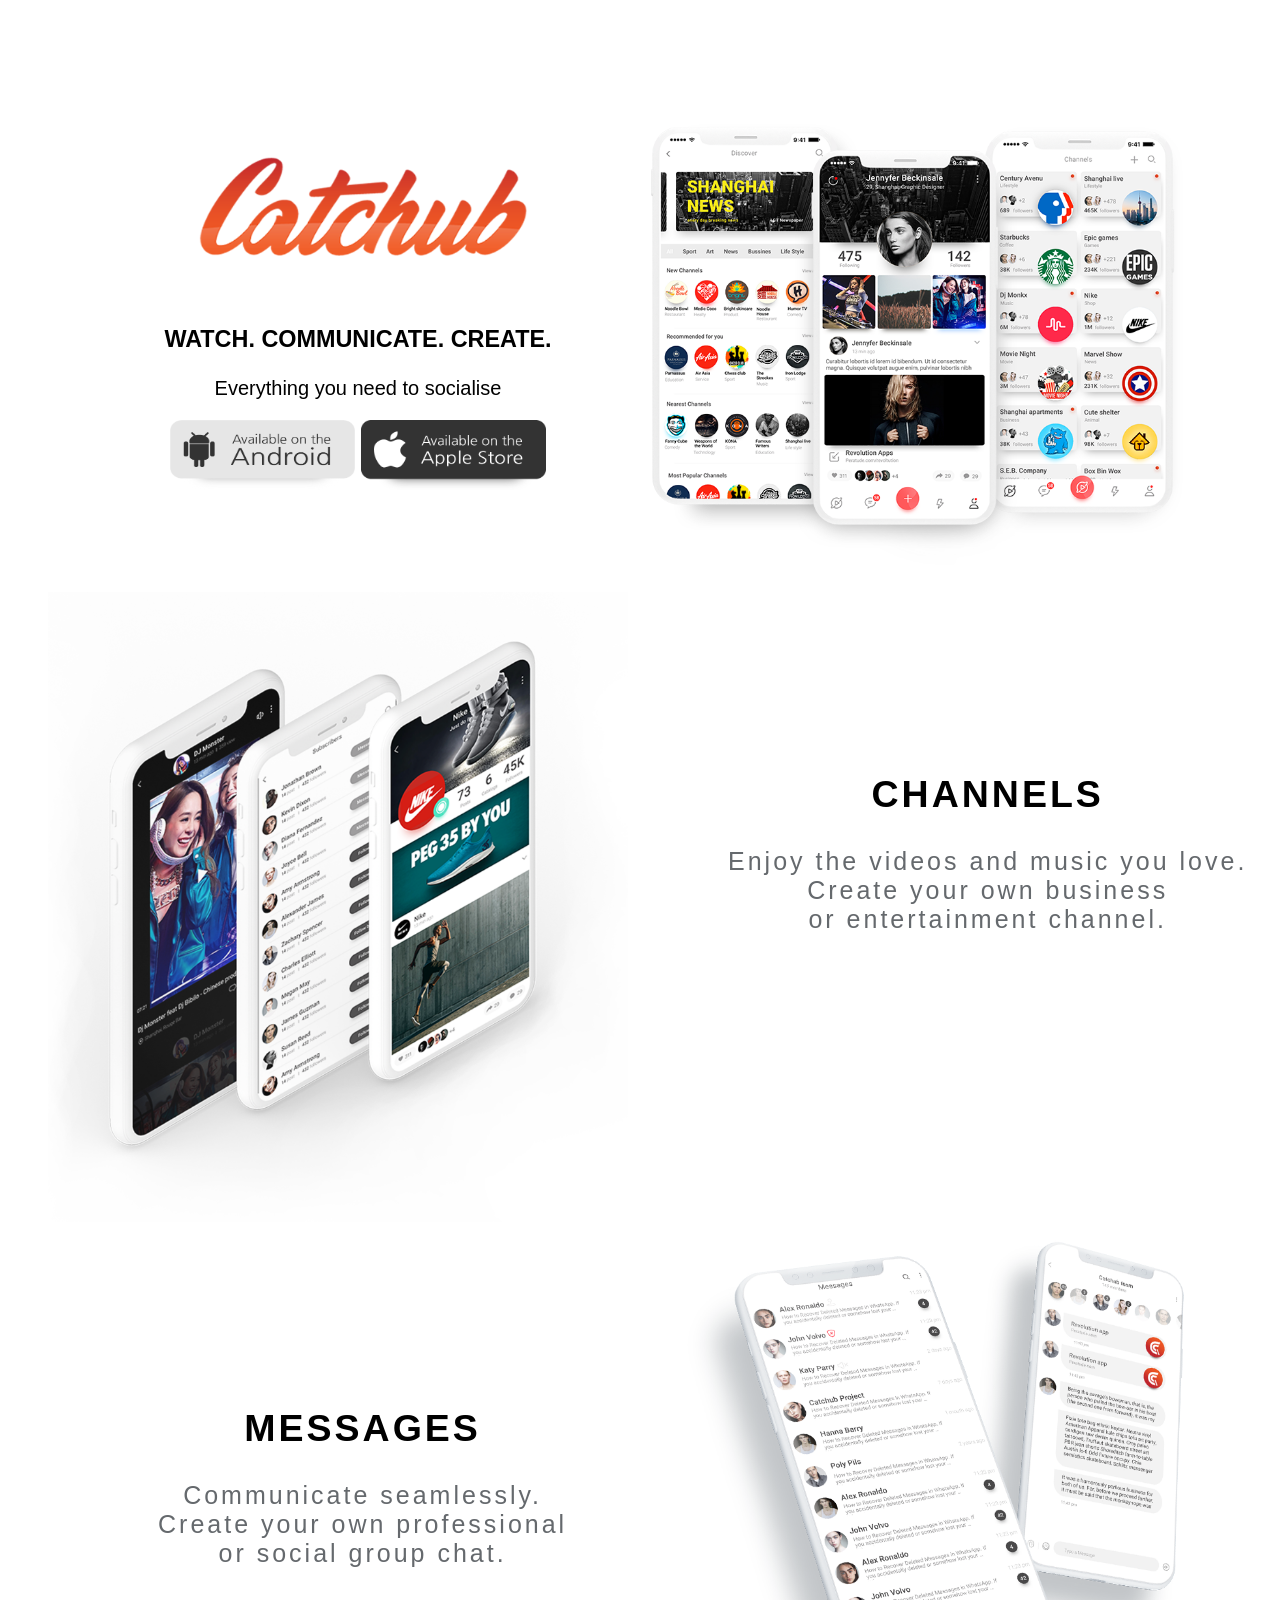
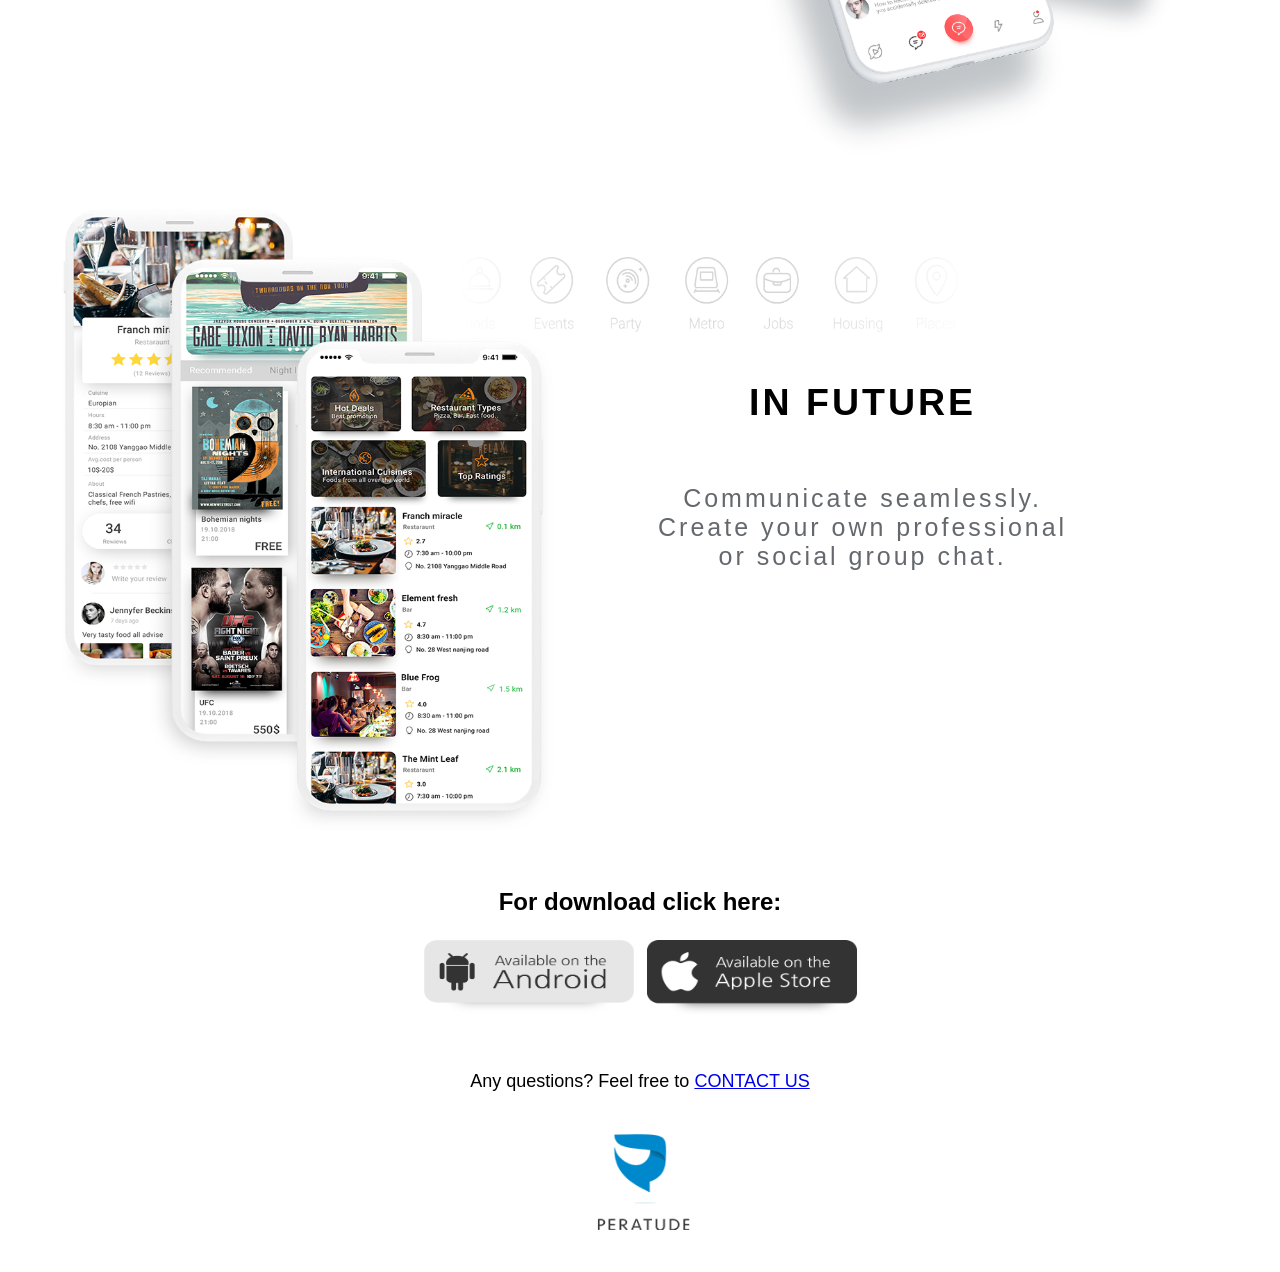
<file: Catchub/task2.html>
<!DOCTYPE html>
<html lang="en">
<head>
<meta charset="UTF-8">
<title>Catchub - App Landing Page</title>

<style>
*{
    font-family: Arial;
}
p1{
    color: rgb(101, 105, 109);
}
                      /* section 1 style */
.S1{
    display: flex;
}
.S11{
    text-align: center;
    font-size: 20px;
    padding-top: 120px;
    padding-left: 150px;
}
.S12{
    padding-top: 80px;
    padding-left: 50px;
}
                      /* section 2 style */
.S2{
    display: flex;
}
.S21{
    text-align: center;
    padding-left: 40px;
}

.S22{
     letter-spacing: 3px;
    margin: 0;
    text-align: center;
    padding-top: 150px;
    padding-left: 100px;
    font-size: 25px;
}
                      /* section 3 style */
.S3{
    display: flex;
}
.S31{
     letter-spacing: 3px;
    text-align: center;
    padding-left: 150px;
    font-size: 25px;
    padding-top: 150px;
}
.S32{
     padding-left: 120px;
}
                      /* section 4 style */
.S4{
    display: flex;
}
.S41{
    flex: 1;
    position: relative;
}

.vimage{
    position: absolute;
    top: 97px;
    left: 450px;
}

.S42{
    position: absolute;
    text-align: center;
     padding-top: 190px;
     padding-left: 650px;
     font-size: 25px;
     flex: 1; 
     letter-spacing: 3px;
}
                              /* footer */
footer{
    text-align: center;
}
.stores{
     display: flex;
     gap: 40px;
     justify-content: center;
}
footer .stores{
    display: flex;
    column-gap: 13px;
}
</style>
</head>

<body>

    <!-- SECTION-- 1 -->
    <section class="S1">
            <div class="S11">
               <img src="logo.png" width="400" height="170">
               <h3 class="tagline">WATCH. COMMUNICATE. CREATE.</h3>
               <p class="subtitle">Everything you need to socialise</p>
               <img src="play_store.png" width="185" height="70">
               <img src="app_store.png" width="185" height="70">
            </div>
            <div class="S12">
              <img src="top_screens.png" width="600" height="500">
            </div>
    </section>


     <!-- SECTION-- 2 -->
    <section class="S2">

        <div class="S21">
         <img src="sec_screens.png" width="580" height="630">    
        </div>

        <div class="S22">
            <h2>CHANNELS</h2>
            <p1>Enjoy the videos and music you love.<br>
               Create your own business<br>
               or entertainment channel.</p1>
        </div>

    </section>


     <!-- SECTION-- 3 -->
    <section class="S3">

        <div class="S31">
            <h2>MESSAGES</h2>
            <p1>Communicate seamlessly.<br>
            Create your own professional<br>
            or social group chat.</p1>
           
        </div>
        <div class="S32">
            <img src="thhh_screens.png" width="500" height="530">    

        </div>

    </section>


    <!-- SECTION 4 -->
    <section class="S4">

        <div class="S41">

            <div class="vimage">
                <img src="vectors.png" width="500" height="75"><br>
            </div> 
            <img src="for_screens.png" width="600" height="700">   
        </div>
               
        <div class="S42">
                <h2>IN FUTURE</h2><br>
                <p1>Communicate seamlessly.<br>
                Create your own professional<br>
                or social group chat.</p1>
            
        </div>
    </section>

    
    <!-- FOOTER -->
    <footer>
        <h3 style="font-size:x-large;">For download click here:</h3>

        <div class="stores">
            <img src="play_store.png" width="210" height="75">
            <img src="app_store.png" width="210" height="75">
        </div>


         <p class="contact" style="font-size: large; padding-top: 3%;">
            Any questions? Feel free to
            <a href="mailto:info@example.com">CONTACT US</a>
         </p>
       <img src="peratude.png" width="150" height="150">
    </footer>
</body>
</html>
</file>
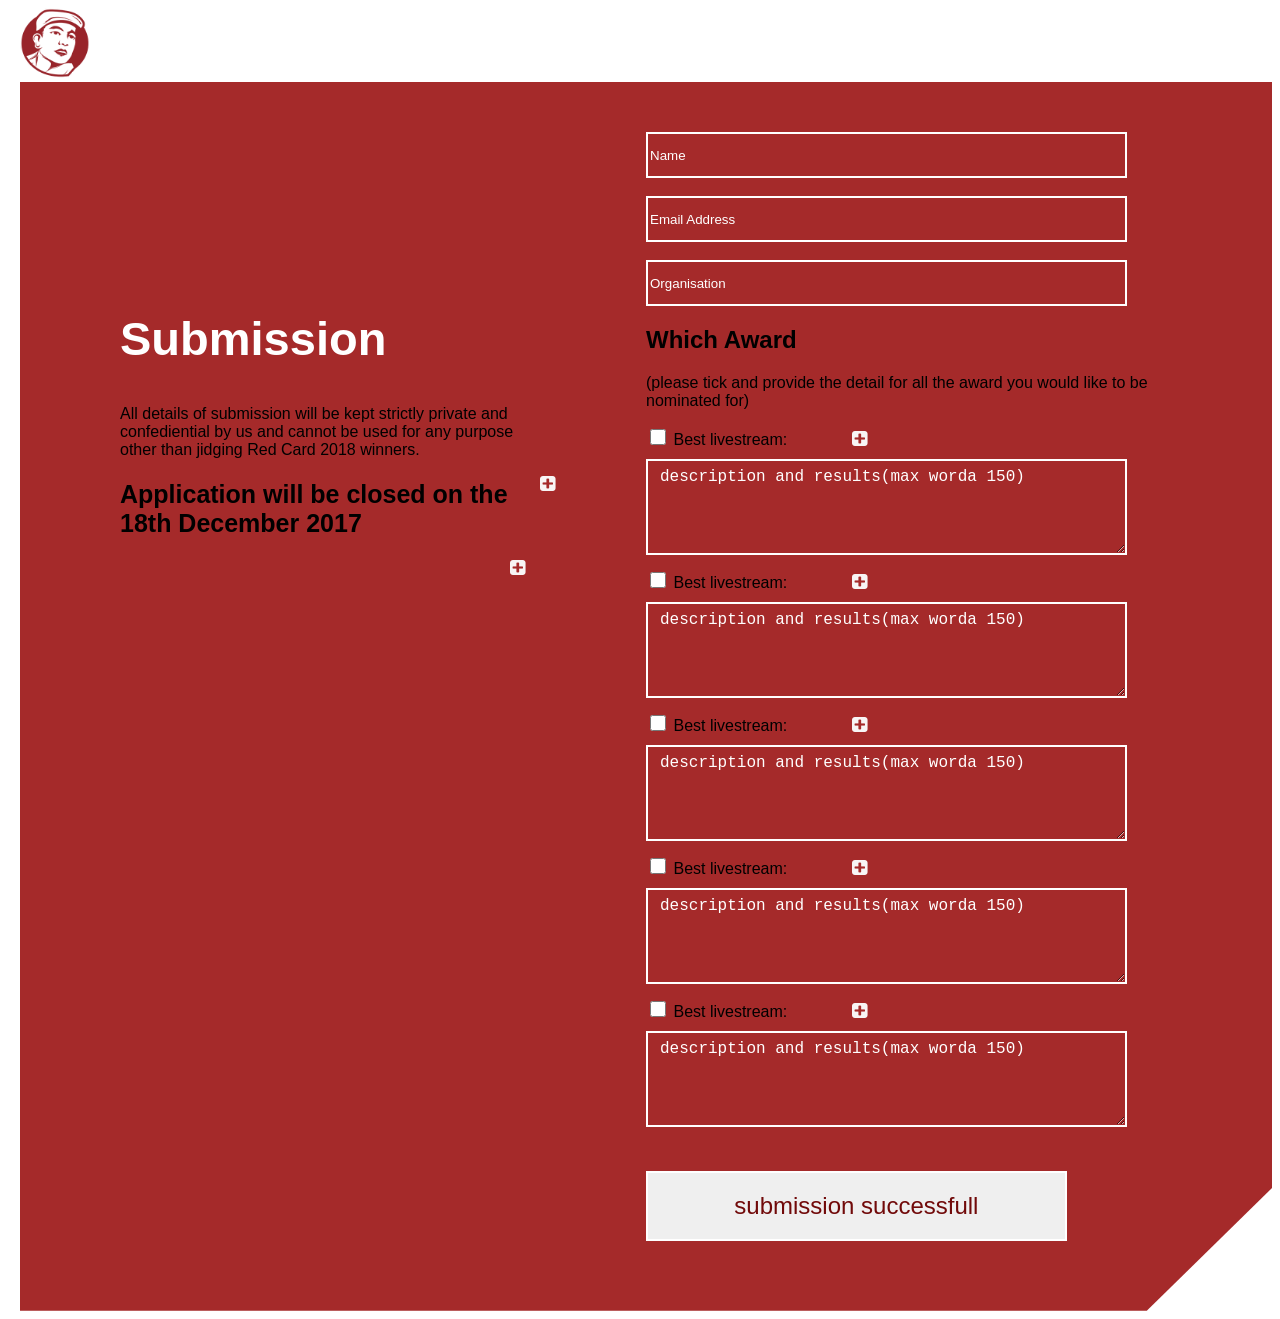
<file: task3-Submission-form/task3.html>
<!DOCTYPE html>
<html>
    <head>
      <meta charset="UTF-8">
      <meta name="viewport" content="width=device-width, initial-scale=1.0">
      <link rel="stylesheet" 
      href="https://cdnjs.cloudflare.com/ajax/libs/font-awesome/4.7.0/css/font-awesome.min.css">
      <title>submission Form</title>
      <link rel="stylesheet" href="styletask3.css">
    </head>


    
    <body style="margin-left: 20px">
        <header>
          <img src="logo.png" alt="logo of page" width="70" height="70">
        </header>
        <main>
            <section class="leftside">
                    <h1 style="color: rgb(255, 255, 255);font-size: 47px; font-weight: 800;">Submission
                    </h1>
                    <p style="display:flex; align-items:center;">All details of submission will be kept strictly private and<br>
                        confediential by us and cannot be used for any purpose<br>
                        other than jidging Red Card 2018 winners.
                    </p>
                    <div class="box1">
                        <i class="fa fa-plus-square" style="padding-left:420px; font-size:18px; color:rgb(248, 245, 245) ">
                        </i>
                    </div>
                    
                    <h2 style="font-size:25px;"> Application will be closed on the <br>
                         18th December 2017
                    </h2>
                    <div class="box1">
                        <i class="fa fa-plus-square" style="padding-left:390px; font-size:18px; color:rgb(248, 245, 245) ">
                        </i>
                    </div>

            </section>
            <form style="padding-top: 50px;" class="rightside">
                    <div class="biodata">
                      <input type="text" placeholder="Name"><br>
                      <input type="email" placeholder="Email Address"><br>
                      <input type="text" placeholder="Organisation">
                    </div>
                   <h2>Which Award</h2>
                   <p>(please tick and provide the detail for all the award you would like to be nominated for)</p>

                    <div class="rightbottom">
                        <div style="padding-bottom: 10px;" class="Awardsdata">
                        <input type="checkbox">
                        <label  >Best livestream:</label> 
                         
                        <i class="fa fa-plus-square" style="padding-left: 60px;font-size:18px; color:rgb(248, 245, 245) "></i>
                        </div>
                          <textarea style="font-size:17px;width:90%;background-color:transparent;" placeholder="description and results(max worda 150)"></textarea>
                        </div>
                    </div>


                                        <div class="rightbottom">
                        <div style="padding-bottom: 10px;" class="Awardsdata">
                        <input type="checkbox">
                        <label  >Best livestream:</label> 
                         
                        <i class="fa fa-plus-square" style="padding-left: 60px;font-size:18px; color:rgb(248, 245, 245) "></i>
                        </div>
                          <textarea style="font-size:17px;width:90%;background-color:transparent;" placeholder="description and results(max worda 150)"></textarea>
                        </div>
                    </div>


                                        <div class="rightbottom">
                        <div style="padding-bottom: 10px;" class="Awardsdata">
                        <input type="checkbox">
                        <label  >Best livestream:</label> 
                         
                        <i class="fa fa-plus-square" style="padding-left: 60px;font-size:18px; color:rgb(248, 245, 245) "></i>
                        </div>
                          <textarea style="font-size:17px;width:90%;background-color:transparent;" placeholder="description and results(max worda 150)"></textarea>
                        </div>
                    </div>


                                        <div class="rightbottom">
                        <div style="padding-bottom: 10px;" class="Awardsdata">
                        <input type="checkbox">
                        <label  >Best livestream:</label> 
                         
                        <i class="fa fa-plus-square" style="padding-left: 60px;font-size:18px; color:rgb(248, 245, 245) "></i>
                        </div>
                          <textarea style="font-size:17px;width:90%;background-color:transparent;" placeholder="description and results(max worda 150)"></textarea>
                        </div>
                    </div>


                                        <div class="rightbottom">
                        <div style="padding-bottom: 10px;" class="Awardsdata">
                        <input type="checkbox">
                        <label  >Best livestream:</label> 
                         
                        <i class="fa fa-plus-square" style="padding-left: 60px;font-size:18px; color:rgb(248, 245, 245) "></i>
                        </div>
                          <textarea style="font-size:17px;width:90%;background-color:transparent;" placeholder="description and results(max worda 150)"></textarea>
                        </div>
                    </div>

                    <button class="Submit">submission successfull</button>
                </form>
        </main>
    </body>
</html>
</file>
<file: task3-Submission-form/styletask3.css>
main{       
            position: relative;
            font-family: Arial;
            background-color: brown;
            display: grid;
            grid-template-columns: 1fr 1fr;
            padding: 0px 100px 0px 100px ;


            clip-path:polygon(0 0,100% 0,100% 90%,90% 100%,0 100%);
        
        }
        .leftside{
            position: relative;
            padding-top: 190px;
        }
        .box1{
            position: absolute;
        }
            
        
                   /* All ssitting of the rightside biodata is here. */
        .biodata{
            display: grid;
            row-gap: 0px;
        }
        .biodata input{
            background-color: transparent;
           
            border: 2px solid white;
            color: white;
            height: 40px;
            width: 90%;
        }
        .biodata input::placeholder {
            color: white;
         }


               /* All ssitting of the biodata on rightbottom. */

        .rightbottom input{
            background-color: transparent;
            height: 16px;
            width: 16px;

        }

        
        .rightbottom textarea{
           border: 2px solid white;
           width: 40%;
           height: 70px;
           padding-bottom: 20px;
           margin-bottom: 10px;

         }
        .rightbottom textarea::placeholder {
            color: white;
            font-size:large;
            padding: 5px 10px 0px 10px ;
         }
        .Submit{
            margin-top: 30px;
            padding:0px;
            border: 2px solid white;
            color: rgb(113, 10, 10);
            width: 80%;
            height: 70px;
            font-size:x-large;
            cursor: pointer;
            margin-bottom: 70px;
        }
</file>
